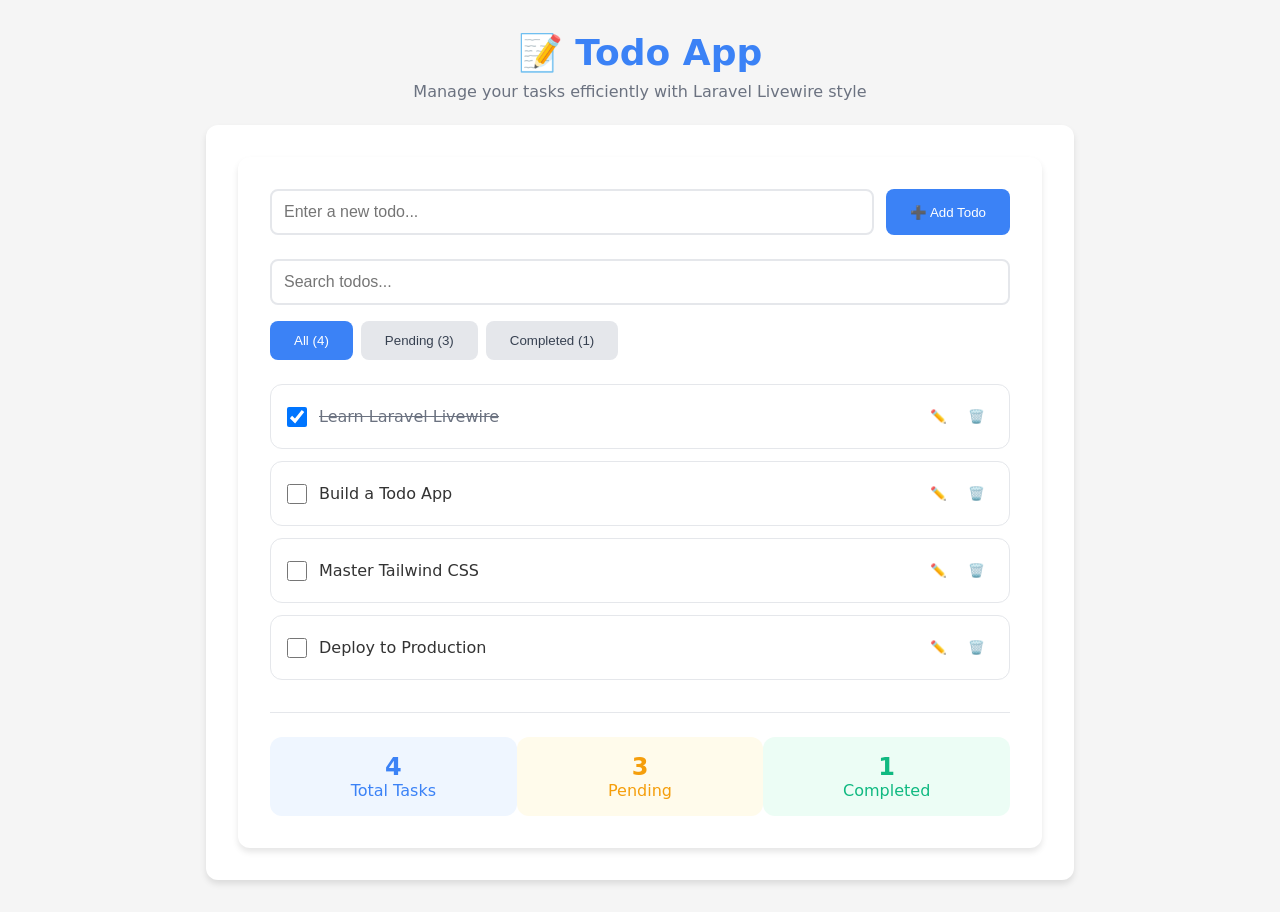
<file: index.html>
<!DOCTYPE html>
<html lang="en">
<head>
    <meta charset="UTF-8">
    <meta name="viewport" content="width=device-width, initial-scale=1.0">
    <title>Todo App - Laravel Livewire Style</title>
    <style>
        * { margin: 0; padding: 0; box-sizing: border-box; }
        body { font-family: system-ui, -apple-system, sans-serif; background: #f5f5f5; min-height: 100vh; color: #333; }
        .container { max-width: 900px; margin: 0 auto; padding: 2rem 1rem; }
        .card { background: white; border-radius: 12px; box-shadow: 0 4px 6px rgba(0,0,0,0.1); padding: 2rem; }
        .btn { padding: 0.75rem 1.5rem; border: none; border-radius: 8px; cursor: pointer; font-weight: 500; transition: all 0.2s; }
        .btn-primary { background: #3b82f6; color: white; }
        .btn-primary:hover { background: #2563eb; }
        .btn-secondary { background: #e5e7eb; color: #374151; }
        .btn-secondary:hover { background: #d1d5db; }
        .btn-danger { background: #ef4444; color: white; }
        .btn-danger:hover { background: #dc2626; }
        .btn-success { background: #10b981; color: white; }
        .btn-success:hover { background: #059669; }
        .input { width: 100%; padding: 0.75rem; border: 2px solid #e5e7eb; border-radius: 8px; font-size: 1rem; }
        .input:focus { outline: none; border-color: #3b82f6; }
        .input.error { border-color: #ef4444; }
        .flex { display: flex; }
        .flex-1 { flex: 1; }
        .gap-3 { gap: 0.75rem; }
        .gap-2 { gap: 0.5rem; }
        .mb-6 { margin-bottom: 1.5rem; }
        .mb-4 { margin-bottom: 1rem; }
        .mb-2 { margin-bottom: 0.5rem; }
        .mt-2 { margin-top: 0.5rem; }
        .mt-6 { margin-top: 1.5rem; }
        .mt-8 { margin-top: 2rem; }
        .pt-6 { padding-top: 1.5rem; }
        .p-4 { padding: 1rem; }
        .px-4 { padding-left: 1rem; padding-right: 1rem; }
        .py-2 { padding-top: 0.5rem; padding-bottom: 0.5rem; }
        .px-3 { padding-left: 0.75rem; padding-right: 0.75rem; }
        .py-1 { padding-top: 0.25rem; padding-bottom: 0.25rem; }
        .text-center { text-align: center; }
        .text-red { color: #ef4444; }
        .text-gray { color: #6b7280; }
        .text-blue { color: #3b82f6; }
        .text-green { color: #10b981; }
        .text-yellow { color: #f59e0b; }
        .text-sm { font-size: 0.875rem; }
        .text-lg { font-size: 1.125rem; }
        .text-xl { font-size: 1.25rem; }
        .text-2xl { font-size: 1.5rem; }
        .text-4xl { font-size: 2.25rem; }
        .font-bold { font-weight: 700; }
        .font-medium { font-weight: 500; }
        .font-semibold { font-weight: 600; }
        .bg-gray-50 { background: #f9fafb; }
        .bg-blue-50 { background: #eff6ff; }
        .bg-green-50 { background: #ecfdf5; }
        .bg-yellow-50 { background: #fffbeb; }
        .bg-red-50 { background: #fef2f2; }
        .bg-green-100 { background: #dcfce7; }
        .border { border: 1px solid #e5e7eb; }
        .border-t { border-top: 1px solid #e5e7eb; }
        .border-green { border-color: #10b981; }
        .rounded { border-radius: 0.5rem; }
        .rounded-lg { border-radius: 0.75rem; }
        .hidden { display: none !important; }
        .space-y-3 > * + * { margin-top: 0.75rem; }
        .grid { display: grid; }
        .grid-3 { grid-template-columns: repeat(3, 1fr); }
        .items-center { align-items: center; }
        .justify-center { justify-content: center; }
        .relative { position: relative; }
        .fixed { position: fixed; }
        .inset-0 { top: 0; left: 0; right: 0; bottom: 0; }
        .z-50 { z-index: 50; }
        .bg-overlay { background: rgba(0,0,0,0.5); }
        .shadow { box-shadow: 0 1px 3px rgba(0,0,0,0.1); }
        .transition { transition: all 0.2s; }
        .hover-bg:hover { background: #f3f4f6; }
        .line-through { text-decoration: line-through; }
        .opacity-50 { opacity: 0.5; }
        .cursor-not-allowed { cursor: not-allowed; }
        .cursor-pointer { cursor: pointer; }
        .todo-item { display: flex; align-items: center; gap: 0.75rem; padding: 1rem; border: 1px solid #e5e7eb; border-radius: 0.75rem; transition: all 0.2s; }
        .todo-item:hover { background: #f9fafb; }
        .checkbox { width: 1.25rem; height: 1.25rem; }
        .icon-btn { padding: 0.5rem; border: none; background: none; cursor: pointer; border-radius: 0.5rem; transition: all 0.2s; }
        .icon-btn:hover { background: #f3f4f6; }
        .edit-actions { display: flex; gap: 0.5rem; }
        .modal { display: flex; align-items: center; justify-content: center; }
        .modal-content { background: white; border-radius: 0.75rem; padding: 1.5rem; max-width: 400px; margin: 1rem; }
        .alert { padding: 1rem; border-radius: 0.5rem; position: relative; }
        .alert-success { background: #dcfce7; border: 1px solid #10b981; color: #065f46; }
        .close-btn { position: absolute; top: 0.75rem; right: 0.75rem; background: none; border: none; cursor: pointer; font-size: 1.25rem; }
        @media (max-width: 768px) {
            .container { padding: 1rem; }
            .card { padding: 1rem; }
            .flex-mobile { flex-direction: column; }
            .grid-3 { grid-template-columns: 1fr; gap: 1rem; }
        }
    </style>
</head>
<body>
    <div class="container">
        <!-- Header -->
        <div class="text-center mb-6">
            <h1 class="text-4xl font-bold text-blue mb-2">📝 Todo App</h1>
            <p class="text-gray">Manage your tasks efficiently with Laravel Livewire style</p>
        </div>

        <!-- Flash Messages -->
        <div id="flash-message" class="mb-6 hidden">
            <div class="alert alert-success">
                <span id="flash-text"></span>
                <button class="close-btn" onclick="hideFlash()">×</button>
            </div>
        </div>

        <!-- Todo Component -->
        <div class="card" id="todo-app">
        <!-- Todo Component -->
        <div class="card" id="todo-app">
            <!-- Add Todo Form -->
            <div class="mb-6">
                <div class="flex gap-3">
                    <input 
                        id="new-todo" 
                        type="text" 
                        placeholder="Enter a new todo..." 
                        class="flex-1 input"
                        onkeypress="handleEnterKey(event)"
                    >
                    <button onclick="addTodo()" class="btn btn-primary">➕ Add Todo</button>
                </div>
                <div id="error-message" class="text-red text-sm mt-2 hidden"></div>
            </div>

            <!-- Search and Filter -->
            <div class="mb-6">
                <div class="mb-4">
                    <input 
                        id="search-input" 
                        type="text" 
                        placeholder="Search todos..." 
                        class="input"
                        oninput="filterTodos()"
                    >
                </div>
                <div class="flex gap-2 flex-mobile">
                    <button id="filter-all" class="btn btn-primary" onclick="setFilter('all')">All (<span id="count-all">0</span>)</button>
                    <button id="filter-pending" class="btn btn-secondary" onclick="setFilter('pending')">Pending (<span id="count-pending">0</span>)</button>
                    <button id="filter-completed" class="btn btn-secondary" onclick="setFilter('completed')">Completed (<span id="count-completed">0</span>)</button>
                </div>
            </div>

            <!-- Todos List -->
            <div id="todos-list" class="space-y-3 mb-6"></div>

            <!-- Pagination -->
            <div id="pagination" class="flex justify-center gap-2 mb-6 hidden"></div>

            <!-- Stats -->
            <div class="mt-8 pt-6 border-t">
                <div class="grid grid-3">
                    <div class="bg-blue-50 p-4 rounded-lg text-center">
                        <div id="total-count" class="text-2xl font-bold text-blue">0</div>
                        <div class="text-blue font-medium">Total Tasks</div>
                    </div>
                    <div class="bg-yellow-50 p-4 rounded-lg text-center">
                        <div id="pending-count" class="text-2xl font-bold text-yellow">0</div>
                        <div class="text-yellow font-medium">Pending</div>
                    </div>
                    <div class="bg-green-50 p-4 rounded-lg text-center">
                        <div id="completed-count" class="text-2xl font-bold text-green">0</div>
                        <div class="text-green font-medium">Completed</div>
                    </div>
                </div>
            </div>
        </div>

        <!-- Delete Confirmation Modal -->
        <div id="delete-modal" class="fixed inset-0 bg-overlay modal hidden">
            <div class="modal-content">
                <div class="text-center">
                    <div class="text-4xl mb-4">🗑️</div>
                    <h3 class="text-lg font-semibold mb-2">Delete Todo</h3>
                    <p class="text-gray mb-6">Are you sure you want to delete this todo? This action cannot be undone.</p>
                    <div class="flex gap-3 justify-center">
                        <button onclick="hideDeleteModal()" class="btn btn-secondary">Cancel</button>
                        <button onclick="confirmDelete()" class="btn btn-danger">Delete</button>
                    </div>
                </div>
            </div>
        </div>
    </div>

    <script>
        // Global state
        let todos = [];
        let filteredTodos = [];
        let currentFilter = 'all';
        let currentPage = 1;
        let perPage = 5;
        let todoToDelete = null;

        // Initialize app
        document.addEventListener('DOMContentLoaded', function() {
            loadTodos();
            renderApp();
        });

        function loadTodos() {
            const stored = localStorage.getItem('todos');
            if (stored) {
                todos = JSON.parse(stored);
            } else {
                // Sample data
                todos = [
                    { id: 1, title: 'Learn Laravel Livewire', completed: true },
                    { id: 2, title: 'Build a Todo App', completed: false },
                    { id: 3, title: 'Master Tailwind CSS', completed: false },
                    { id: 4, title: 'Deploy to Production', completed: false }
                ];
                saveTodos();
            }
        }

        function saveTodos() {
            localStorage.setItem('todos', JSON.stringify(todos));
        }

        function addTodo() {
            const input = document.getElementById('new-todo');
            const title = input.value.trim();
            
            clearError();
            
            if (!title) {
                showError('Please enter a todo title');
                return;
            }

            if (title.length > 255) {
                showError('Todo title must be less than 255 characters');
                return;
            }

            const newTodo = {
                id: Date.now(),
                title: title,
                completed: false
            };

            todos.unshift(newTodo);
            input.value = '';
            saveTodos();
            renderApp();
            showFlash('Todo added successfully!');
        }

        function toggleTodo(id) {
            const todo = todos.find(t => t.id === id);
            if (todo) {
                todo.completed = !todo.completed;
                saveTodos();
                renderApp();
                showFlash(todo.completed ? 'Todo marked as completed!' : 'Todo marked as pending!');
            }
        }

        function startEdit(id) {
            const todoElement = document.querySelector(`[data-todo-id="${id}"]`);
            const titleSpan = todoElement.querySelector('.todo-title');
            const actionsDiv = todoElement.querySelector('.todo-actions');
            const todo = todos.find(t => t.id === id);
            
            titleSpan.innerHTML = `
                <input type="text" value="${todo.title}" class="input" id="edit-input-${id}" onkeypress="handleEditEnter(event, ${id})">
                <div class="edit-actions mt-2">
                    <button onclick="saveEdit(${id})" class="btn btn-success">✓ Save</button>
                    <button onclick="cancelEdit(${id})" class="btn btn-secondary">✗ Cancel</button>
                </div>
            `;
            actionsDiv.style.display = 'none';
        }

        function saveEdit(id) {
            const input = document.getElementById(`edit-input-${id}`);
            const title = input.value.trim();
            
            if (!title) {
                showError('Please enter a todo title');
                return;
            }
            
            const todo = todos.find(t => t.id === id);
            if (todo) {
                todo.title = title;
                saveTodos();
                renderApp();
                showFlash('Todo updated successfully!');
            }
        }

        function cancelEdit(id) {
            renderApp();
        }

        function showDeleteModal(id) {
            todoToDelete = id;
            document.getElementById('delete-modal').classList.remove('hidden');
        }

        function hideDeleteModal() {
            document.getElementById('delete-modal').classList.add('hidden');
            todoToDelete = null;
        }

        function confirmDelete() {
            if (todoToDelete) {
                todos = todos.filter(t => t.id !== todoToDelete);
                saveTodos();
                renderApp();
                showFlash('Todo deleted successfully!');
            }
            hideDeleteModal();
        }

        function setFilter(filter) {
            currentFilter = filter;
            currentPage = 1;
            renderApp();
        }

        function filterTodos() {
            const search = document.getElementById('search-input').value.toLowerCase();
            
            filteredTodos = todos.filter(todo => {
                const matchesSearch = todo.title.toLowerCase().includes(search);
                const matchesFilter = currentFilter === 'all' || 
                    (currentFilter === 'pending' && !todo.completed) ||
                    (currentFilter === 'completed' && todo.completed);
                return matchesSearch && matchesFilter;
            });

            currentPage = 1;
            renderTodos();
            renderPagination();
        }

        function renderApp() {
            filterTodos();
            updateCounts();
            updateFilterButtons();
        }

        function renderTodos() {
            const todosList = document.getElementById('todos-list');
            const start = (currentPage - 1) * perPage;
            const end = start + perPage;
            const paginatedTodos = filteredTodos.slice(start, end);
            
            if (paginatedTodos.length === 0) {
                todosList.innerHTML = `
                    <div class="text-center py-12">
                        <div class="text-4xl mb-4">📋</div>
                        <h3 class="text-xl font-semibold text-gray mb-2">No todos found</h3>
                        <p class="text-gray">${document.getElementById('search-input').value ? 'Try adjusting your search terms' : 'Add your first todo to get started!'}</p>
                    </div>
                `;
                return;
            }

            todosList.innerHTML = paginatedTodos.map(todo => `
                <div class="todo-item" data-todo-id="${todo.id}">
                    <input 
                        type="checkbox" 
                        ${todo.completed ? 'checked' : ''} 
                        onchange="toggleTodo(${todo.id})"
                        class="checkbox"
                    >
                    <div class="flex-1">
                        <span class="todo-title ${todo.completed ? 'line-through text-gray' : 'text-black font-medium'}">${todo.title}</span>
                    </div>
                    <div class="todo-actions">
                        <button onclick="startEdit(${todo.id})" class="icon-btn text-blue" title="Edit todo">✏️</button>
                        <button onclick="showDeleteModal(${todo.id})" class="icon-btn text-red" title="Delete todo">🗑️</button>
                    </div>
                </div>
            `).join('');
        }

        function renderPagination() {
            const pagination = document.getElementById('pagination');
            const totalPages = Math.ceil(filteredTodos.length / perPage);
            
            if (totalPages <= 1) {
                pagination.classList.add('hidden');
                return;
            }
            
            pagination.classList.remove('hidden');
            
            let paginationHTML = '';
            
            // Previous button
            if (currentPage > 1) {
                paginationHTML += `<button onclick="changePage(${currentPage - 1})" class="btn btn-secondary">‹ Previous</button>`;
            }
            
            // Page numbers
            for (let i = 1; i <= totalPages; i++) {
                const isActive = i === currentPage;
                paginationHTML += `<button onclick="changePage(${i})" class="btn ${isActive ? 'btn-primary' : 'btn-secondary'}">${i}</button>`;
            }
            
            // Next button
            if (currentPage < totalPages) {
                paginationHTML += `<button onclick="changePage(${currentPage + 1})" class="btn btn-secondary">Next ›</button>`;
            }
            
            pagination.innerHTML = paginationHTML;
        }

        function changePage(page) {
            currentPage = page;
            renderTodos();
            renderPagination();
        }

        function updateCounts() {
            const total = todos.length;
            const pending = todos.filter(t => !t.completed).length;
            const completed = todos.filter(t => t.completed).length;
            
            document.getElementById('total-count').textContent = total;
            document.getElementById('pending-count').textContent = pending;
            document.getElementById('completed-count').textContent = completed;
            
            document.getElementById('count-all').textContent = total;
            document.getElementById('count-pending').textContent = pending;
            document.getElementById('count-completed').textContent = completed;
        }

        function updateFilterButtons() {
            const buttons = ['filter-all', 'filter-pending', 'filter-completed'];
            buttons.forEach(buttonId => {
                const button = document.getElementById(buttonId);
                const filter = buttonId.replace('filter-', '');
                if (filter === currentFilter) {
                    button.className = 'btn btn-primary';
                } else {
                    button.className = 'btn btn-secondary';
                }
            });
        }

        function showError(message) {
            const errorDiv = document.getElementById('error-message');
            errorDiv.textContent = message;
            errorDiv.classList.remove('hidden');
        }

        function clearError() {
            const errorDiv = document.getElementById('error-message');
            errorDiv.classList.add('hidden');
        }

        function showFlash(message) {
            const flashDiv = document.getElementById('flash-message');
            const flashText = document.getElementById('flash-text');
            flashText.textContent = message;
            flashDiv.classList.remove('hidden');
            
            setTimeout(() => {
                hideFlash();
            }, 3000);
        }

        function hideFlash() {
            const flashDiv = document.getElementById('flash-message');
            flashDiv.classList.add('hidden');
        }

        function handleEnterKey(event) {
            if (event.key === 'Enter') {
                addTodo();
            }
        }

        function handleEditEnter(event, id) {
            if (event.key === 'Enter') {
                saveEdit(id);
            }
        }

        // Close modal when clicking outside
        document.getElementById('delete-modal').addEventListener('click', function(e) {
            if (e.target === this) {
                hideDeleteModal();
            }
        });
    </script>
</body>
</html>
</file>
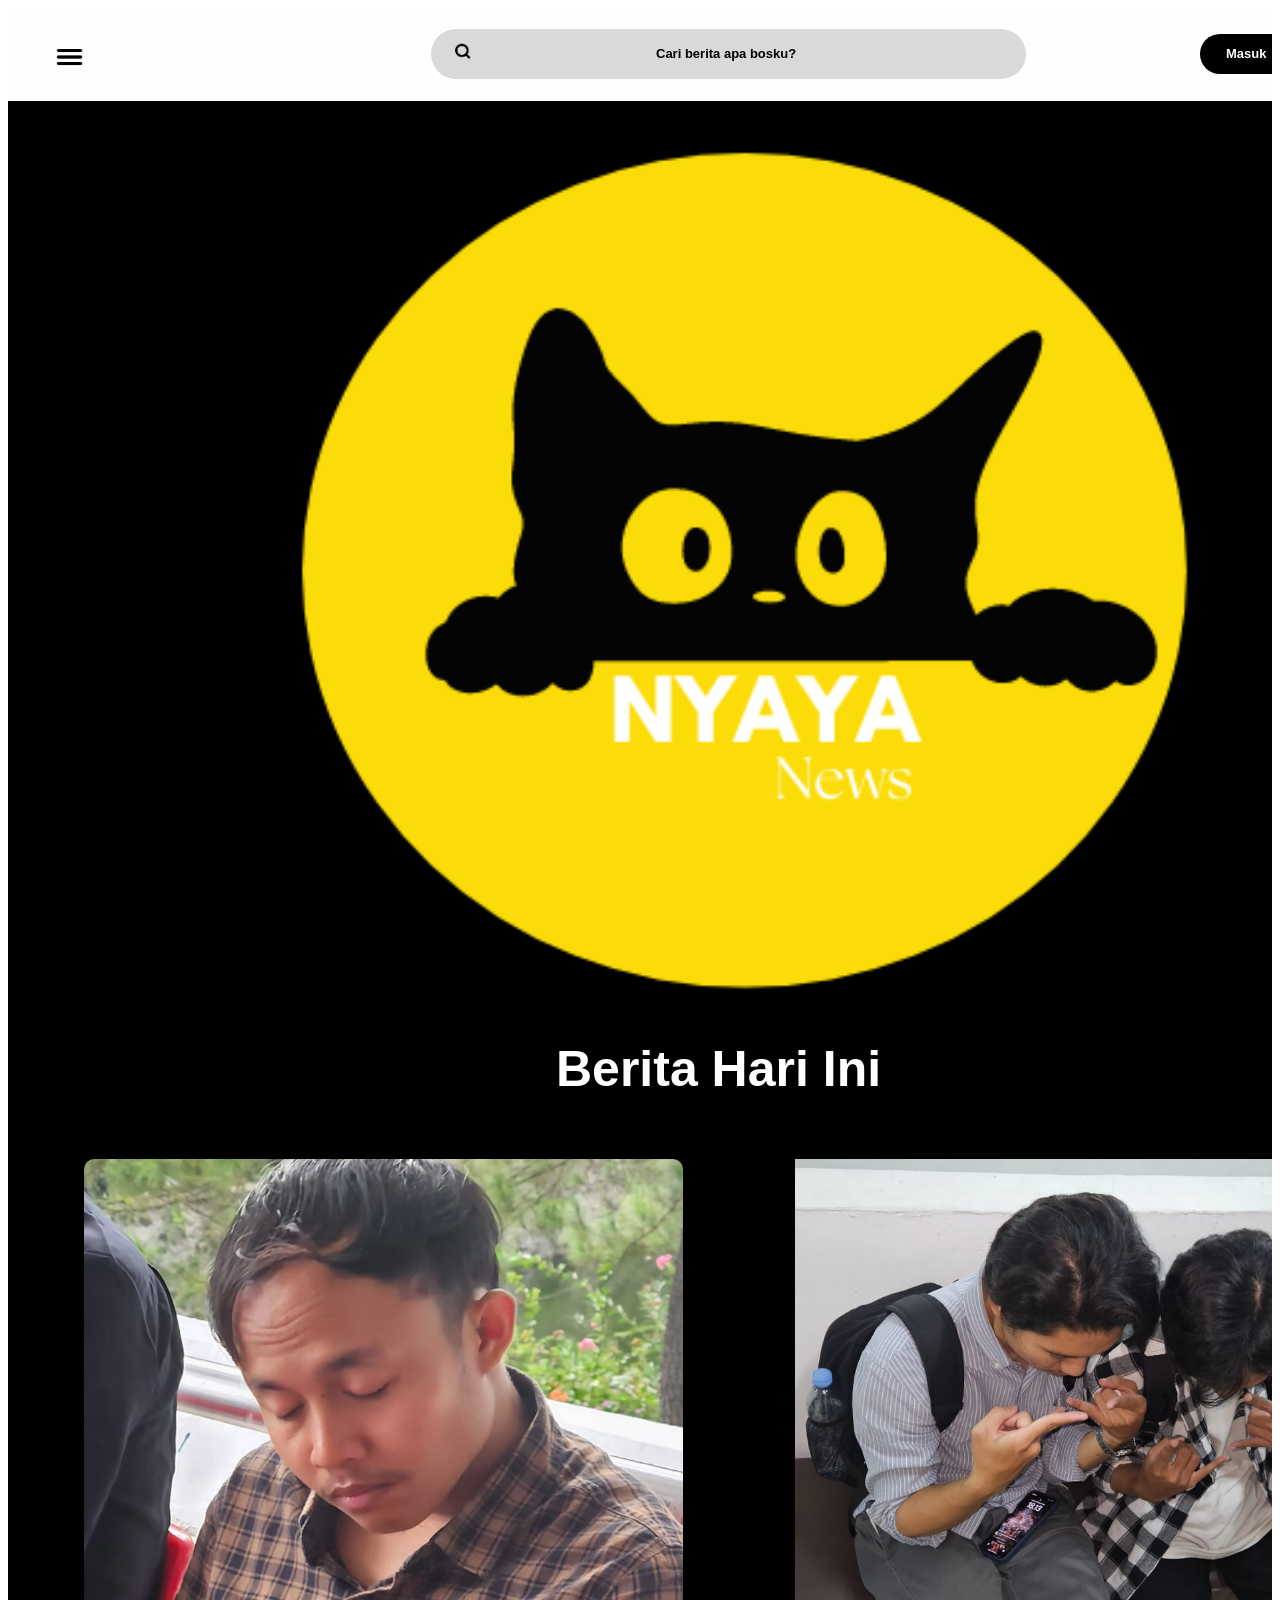
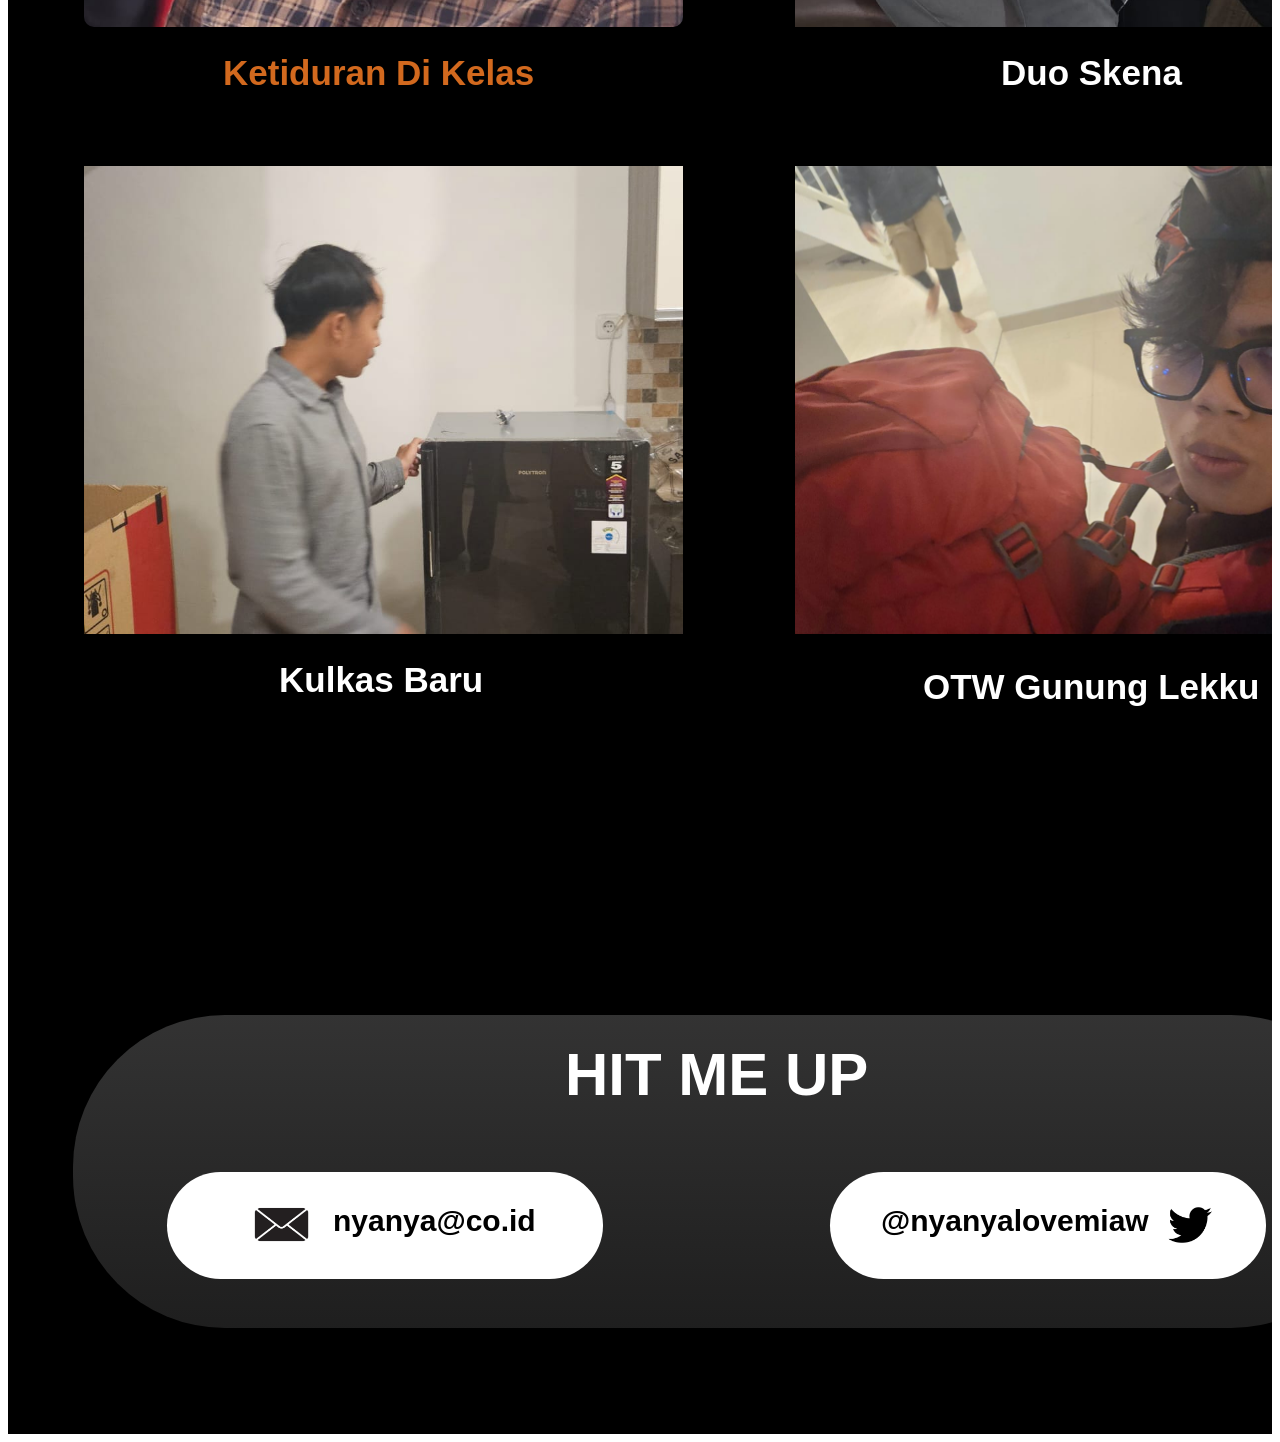
<file: nyanyanews.html>
<!DOCTYPE html>
<html>
  <head>
    <meta charset="utf-8" />
    <link rel="stylesheet" href="nyanyanews.css" />
  </head>
  <body>
    <div class="nyanya-news">
      <div class="overlap-group-wrapper">
        <div class="overlap-group">
          <div class="rectangle"></div>
          <div class="div"></div>
          
          <div class="text-wrapper">Berita Hari Ini</div>
          <div class="text-wrapper-2" style="color: chocolate;">Ketiduran Di Kelas</div>
          <div class="text-wrapper-3">Kulkas Baru</div>
          <div class="text-wrapper-4">OTW Gunung Lekku</div>
          <div class="text-wrapper-5">Duo Skena</div>
          <img class="whatsapp-image" src="Ketiduran.jpg" />
          <img class="whatsapp-image-2" src="Kulkas Baru.jpg" />
          <img class="whatsapp-image-3" src="Naik Gunung.jpg" />
          <img class="whatsapp-image-4" src="Duo Skena.jpg" />
          <div class="rectangle-3"></div>
          <div class="rectangle-4"></div>
          <div class="text-wrapper-6">Masuk</div>
          <div class="text-wrapper-7">Daftar</div>
          <div class="rectangle-5"></div>
          <div class="text-wrapper-8">Cari berita apa bosku?</div>
          <div class="rectangle-6"></div>
          <img class="chevron-left" src="previous.png" />
          <img class="menu" src="menu.png" />
          <img class="search" src="search.png" />
          <img class="moon" src="moon.png" />
          <div class="rectangle-7"></div>
          <div class="text-wrapper-9">HIT ME UP</div>
          <div class="rectangle-8"></div>
          <div class="rectangle-9"></div>
          <div class="text-wrapper-10">nyanya@co.id</div>
          <div class="text-wrapper-11">@nyanyalovemiaw</div>
          <img class="mail" src="emailblack.webp" />
          <img class="twitter" src="twitterblack.png" />
          <img class="nyanya-lingkaran" src="NyanyaLingkaran.png" />
        </div>
      </div>
    </div>
  </body>
</html>
</file>
<file: nyanyanews.css>
.nyanya-news {
    background-color: #ffffff;
    display: flex;
    flex-direction: row;
    justify-content: center;
    width: 100%;
  }
  
  .nyanya-news .overlap-group-wrapper {
    background-color: #ffffff;
    overflow: hidden;
    width: 1440px;
    height: 3026px;
  }
  
  .nyanya-news .overlap-group {
    position: relative;
    width: 1595px;
    height: 3026px;
    left: -46px;
  }
  
  .nyanya-news .rectangle {
    position: absolute;
    width: 1486px;
    height: 3026px;
    top: 0;
    left: 0;
    background-color: #000000;
  }
  
  .nyanya-news .div {
    position: absolute;
    width: 1440px;
    height: 93px;
    top: 0;
    left: 46px;
    background-color: #fffefe;
  }
  
  .nyanya-news .img {
    position: absolute;
    width: 599px;
    height: 468px;
    top: 1151px;
    left: 122px;
  }
  
  .nyanya-news .rectangle-2 {
    position: absolute;
    width: 599px;
    height: 468px;
    top: 1151px;
    left: 833px;
  }
  
  .nyanya-news .text-wrapper {
    position: absolute;
    top: 1032px;
    left: 594px;
    font-family: "Helvetica Rounded-Bold", Helvetica;
    font-weight: 700;
    color: #ffffff;
    font-size: 50px;
    letter-spacing: 0;
    line-height: normal;
    white-space: nowrap;
  }
  
  .nyanya-news .text-wrapper-2 {
    position: absolute;
    top: 1645px;
    left: 261px;
    font-family: "Helvetica Rounded-Bold", Helvetica;
    font-weight: 700;
    color: #ffffff;
    font-size: 35px;
    letter-spacing: 0;
    line-height: normal;
    white-space: nowrap;
  }
  
  .nyanya-news .text-wrapper-3 {
    position: absolute;
    top: 2252px;
    left: 317px;
    font-family: "Helvetica Rounded-Bold", Helvetica;
    font-weight: 700;
    color: #ffffff;
    font-size: 35px;
    letter-spacing: 0;
    line-height: normal;
    white-space: nowrap;
  }
  
  .nyanya-news .text-wrapper-4 {
    position: absolute;
    top: 2259px;
    left: 961px;
    font-family: "Helvetica Rounded-Bold", Helvetica;
    font-weight: 700;
    color: #ffffff;
    font-size: 35px;
    letter-spacing: 0;
    line-height: normal;
    white-space: nowrap;
  }
  
  .nyanya-news .text-wrapper-5 {
    position: absolute;
    top: 1645px;
    left: 1039px;
    font-family: "Helvetica Rounded-Bold", Helvetica;
    font-weight: 700;
    color: #ffffff;
    font-size: 35px;
    letter-spacing: 0;
    line-height: normal;
    white-space: nowrap;
  }
  
  .nyanya-news .whatsapp-image {
    border-radius: 10px;
    position: absolute;
    width: 599px;
    height: 468px;
    top: 1151px;
    left: 122px;
    object-fit: cover;
  }
  
  .nyanya-news .whatsapp-image-2 {
    top: 1758px;
    left: 122px;
    position: absolute;
    width: 599px;
    height: 468px;
    object-fit: cover;
  }
  
  .nyanya-news .whatsapp-image-3 {
    top: 1758px;
    left: 833px;
    position: absolute;
    width: 599px;
    height: 468px;
    object-fit: cover;
  }
  
  .nyanya-news .whatsapp-image-4 {
    top: 1151px;
    left: 833px;
    position: absolute;
    width: 599px;
    height: 468px;
    object-fit: cover;
  }
  
  .nyanya-news .rectangle-3 {
    position: absolute;
    width: 94px;
    height: 40px;
    top: 26px;
    left: 1238px;
    background-color: #000000;
    border-radius: 20px;
  }
  
  .nyanya-news .rectangle-4 {
    position: absolute;
    width: 94px;
    height: 40px;
    top: 26px;
    left: 1337px;
    background-color: #d9d9d9;
    border-radius: 20px;
  }
  
  .nyanya-news .text-wrapper-6 {
    position: absolute;
    top: 38px;
    left: 1264px;
    font-family: "Helvetica Rounded-Bold", Helvetica;
    font-weight: 700;
    color: #ffffff;
    font-size: 13px;
    letter-spacing: 0;
    line-height: normal;
    white-space: nowrap;
  }
  
  .nyanya-news .text-wrapper-7 {
    position: absolute;
    top: 38px;
    left: 1363px;
    font-family: "Helvetica Rounded-Bold", Helvetica;
    font-weight: 700;
    color: #000000;
    font-size: 13px;
    letter-spacing: 0;
    line-height: normal;
    white-space: nowrap;
  }
  
  .nyanya-news .rectangle-5 {
    position: absolute;
    width: 595px;
    height: 50px;
    top: 21px;
    left: 469px;
    background-color: #d9d9d9;
    border-radius: 25px;
  }
  
  .nyanya-news .text-wrapper-8 {
    position: absolute;
    top: 38px;
    left: 694px;
    font-family: "Helvetica Rounded-Bold", Helvetica;
    font-weight: 700;
    color: #000000;
    font-size: 13px;
    letter-spacing: 0;
    line-height: normal;
    white-space: nowrap;
  }
  
  .nyanya-news .rectangle-6 {
    position: absolute;
    width: 191px;
    height: 76px;
    top: 168px;
    left: 1404px;
    background-color: #ffffff;
    border-radius: 38px;
  }
  
  .nyanya-news .chevron-left {
    position: absolute;
    width: 24px;
    height: 28px;
    top: 191px;
    left: 1415px;
  }
  
  .nyanya-news .menu {
    position: absolute;
    width: 29px;
    height: 26px;
    top: 36px;
    left: 93px;
  }
  
  .nyanya-news .search {
    position: absolute;
    width: 34px;
    height: 33px;
    top: 27px;
    left: 484px;
  }
  
  .nyanya-news .moon {
    position: absolute;
    width: 41px;
    height: 41px;
    top: 185px;
    left: 1439px;
  }
  
  .nyanya-news .rectangle-7 {
    position: absolute;
    width: 1310px;
    height: 313px;
    top: 2607px;
    left: 111px;
    border-radius: 152px;
    background: linear-gradient(180deg, rgba(255, 254.19, 254.19, 0.2) 0%, rgba(153, 152.51, 152.51, 0.2) 100%);
  }
  
  .nyanya-news .text-wrapper-9 {
    position: absolute;
    top: 2632px;
    left: 603px;
    font-family: "Helvetica Rounded-Bold", Helvetica;
    font-weight: 700;
    color: #ffffff;
    font-size: 60px;
    letter-spacing: 0;
    line-height: normal;
    white-space: nowrap;
  }
  
  .nyanya-news .rectangle-8 {
    position: absolute;
    width: 436px;
    height: 107px;
    top: 2764px;
    left: 205px;
    background-color: #ffffff;
    border-radius: 53.5px;
  }
  
  .nyanya-news .rectangle-9 {
    position: absolute;
    width: 436px;
    height: 107px;
    top: 2764px;
    left: 868px;
    background-color: #ffffff;
    border-radius: 53.5px;
  }
  
  .nyanya-news .text-wrapper-10 {
    position: absolute;
    top: 2796px;
    left: 371px;
    font-family: "Helvetica Rounded-Bold", Helvetica;
    font-weight: 700;
    color: #000000;
    font-size: 30px;
    letter-spacing: 0;
    line-height: normal;
    white-space: nowrap;
  }
  
  .nyanya-news .text-wrapper-11 {
    position: absolute;
    top: 2796px;
    left: 919px;
    font-family: "Helvetica Rounded-Bold", Helvetica;
    font-weight: 700;
    color: #000000;
    font-size: 30px;
    letter-spacing: 0;
    line-height: normal;
    white-space: nowrap;
  }
  
  .nyanya-news .mail {
    position: absolute;
    width: 67px;
    height: 63px;
    top: 2785px;
    left: 286px;
  }
  
  .nyanya-news .twitter {
    position: absolute;
    width: 70px;
    height: 70px;
    top: 2782px;
    left: 1193px;
  }
  
  .nyanya-news .nyanya-lingkaran {
    position: absolute;
    width: 1232px;
    height: 1107px;
    top: 0;
    left: 217px;
    object-fit: cover;
  }
</file>
